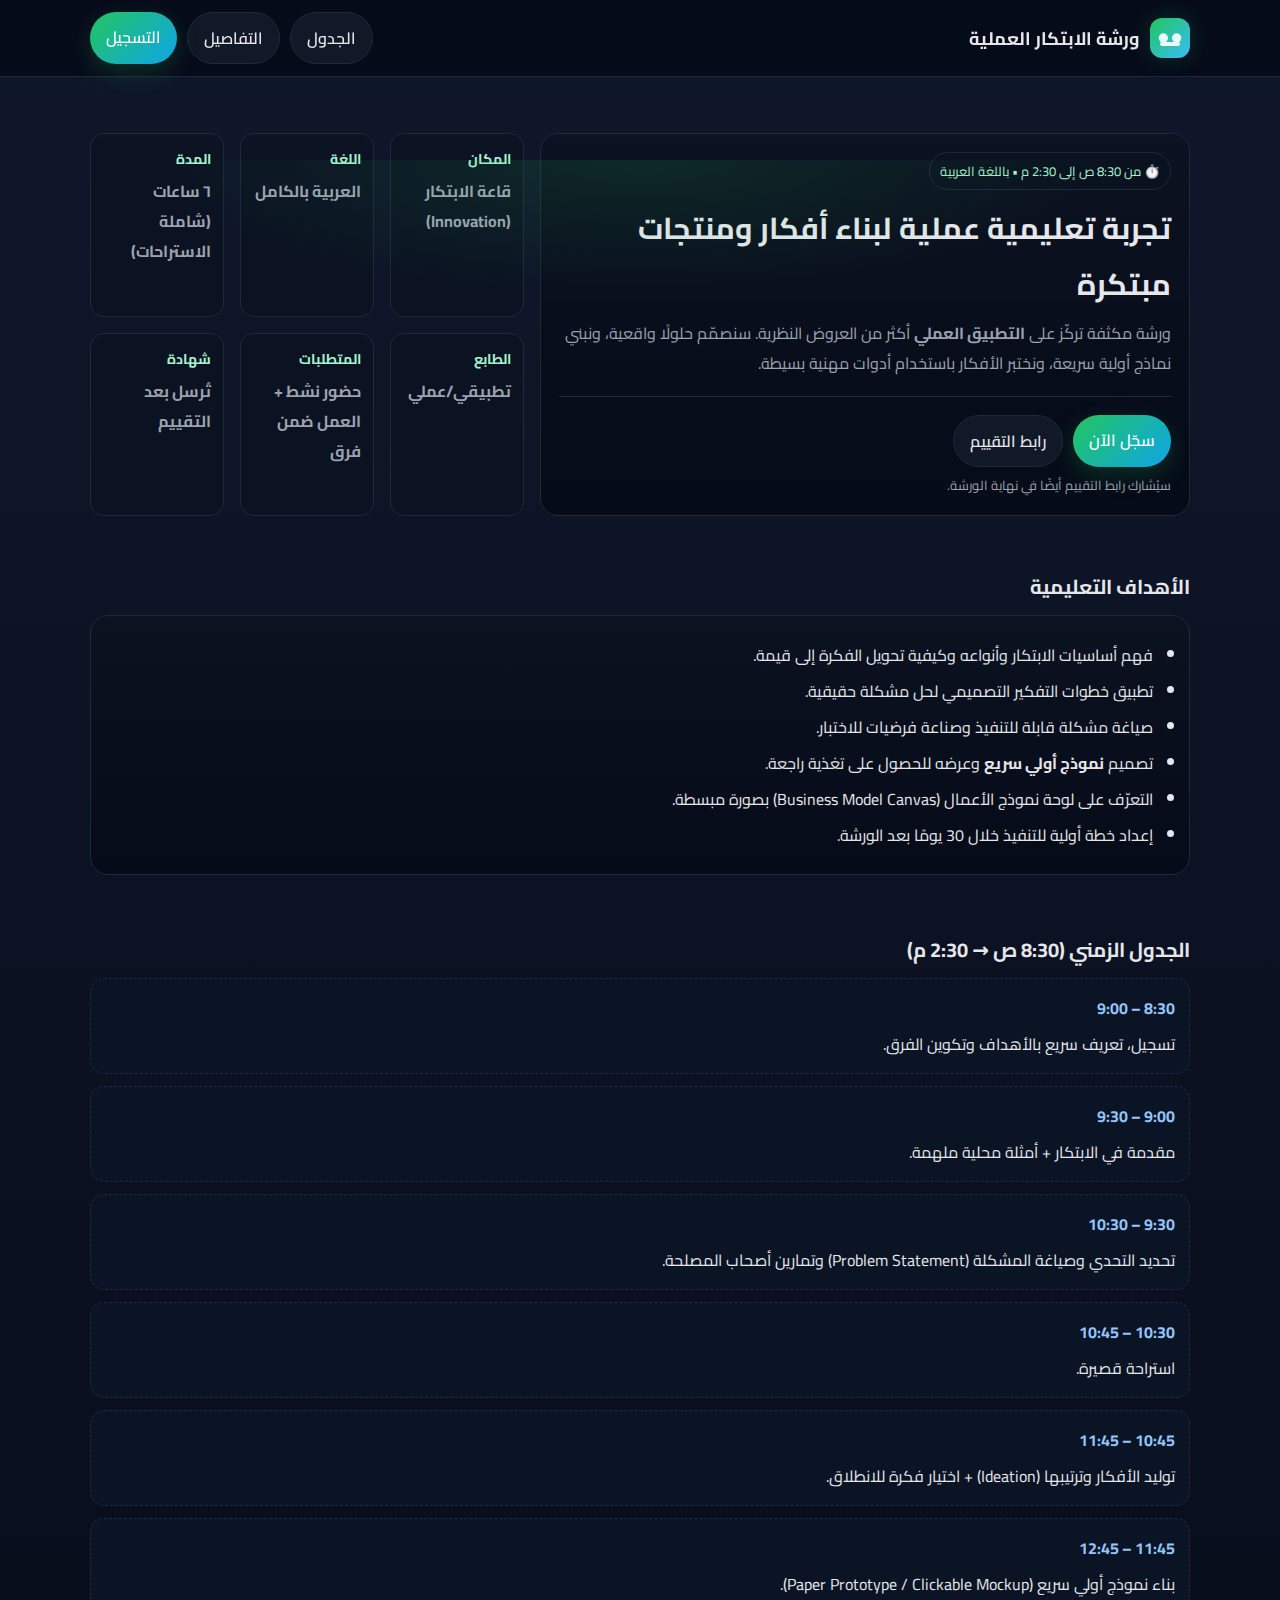
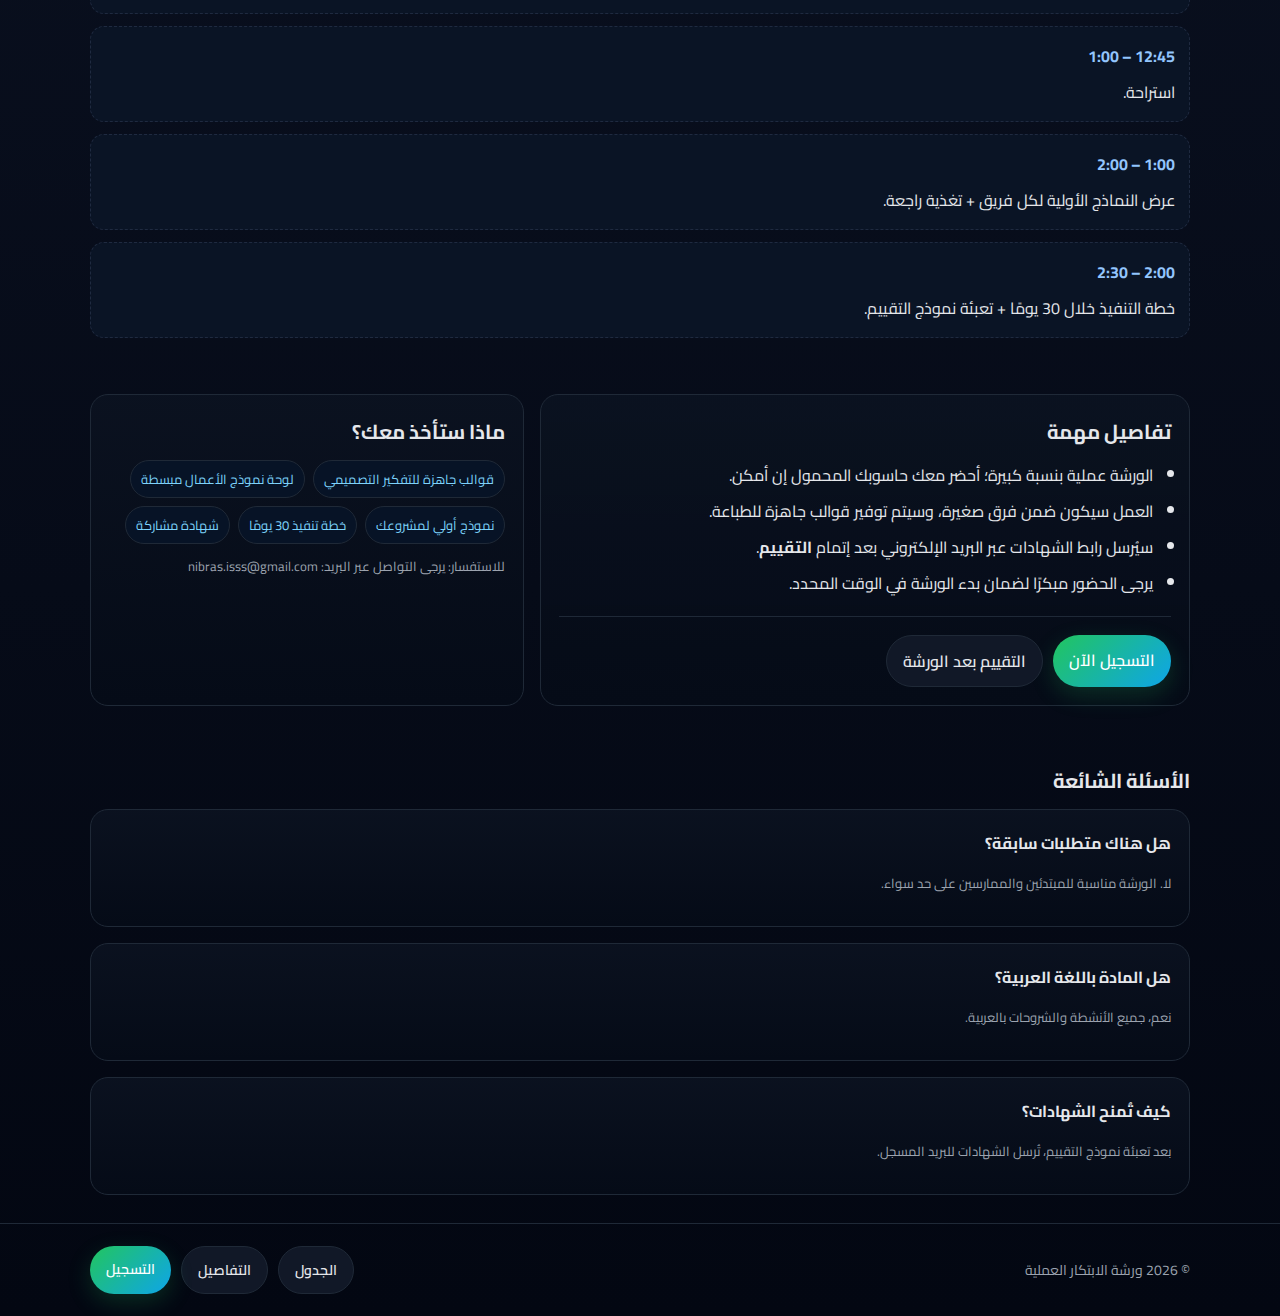
<file: index.html>
<!DOCTYPE html>
<html lang="ar" dir="rtl">
<head>
  <meta charset="UTF-8" />
  <meta name="viewport" content="width=device-width, initial-scale=1" />
  <title>ورشة الابتكار العملية</title>
  <meta name="description" content="موقع تعريفي لورشة الابتكار العملية (من 8:30 صباحًا إلى 2:30 مساءً) باللغة العربية مع روابط التسجيل والتقييم." />
  <link rel="icon" href="assets/logo.svg">
  <link rel="preconnect" href="https://fonts.googleapis.com">
  <link rel="preconnect" href="https://fonts.gstatic.com" crossorigin>
  <link href="https://fonts.googleapis.com/css2?family=Cairo:wght@300;400;600;700&display=swap" rel="stylesheet">
  <link rel="stylesheet" href="styles.css">
</head>
<body>
  <header>
    <div class="container nav">
      <div class="brand">
        <img class="logo" src="assets/logo.svg" alt="Logo" />
        <h1>ورشة الابتكار العملية</h1>
      </div>
      <div class="actions">
        <a class="btn" href="#agenda">الجدول</a>
        <a class="btn" href="#details">التفاصيل</a>
        <a class="btn primary" target="_blank" rel="noopener" href="https://forms.gle/1BxhBo37LjCQyVuE7">التسجيل</a>
      </div>
    </div>
  </header>

  <main>
    <section class="hero">
      <div class="glow"></div>
      <div class="container two">
        <div class="card">
          <span class="pill">⏱️ من 8:30 ص إلى 2:30 م • باللغة العربية</span>
          <h2>تجربة تعليمية عملية لبناء أفكار ومنتجات مبتكرة</h2>
          <p>ورشة مكثفة تركّز على <strong>التطبيق العملي</strong> أكثر من العروض النظرية. سنصمّم حلولًا واقعية، ونبني نماذج أولية سريعة، ونختبر الأفكار باستخدام أدوات مهنية بسيطة.</p>
          <div class="sep"></div>
          <div class="cta-stack">
            <a class="btn primary" target="_blank" rel="noopener" href="https://forms.gle/1BxhBo37LjCQyVuE7">سجّل الآن</a>
            <a class="btn" target="_blank" rel="noopener" href="https://forms.gle/HgovgpfBZRq4WBq68">رابط التقييم</a>
          </div>
          <p class="note">سيُشارك رابط التقييم أيضًا في نهاية الورشة.</p>
        </div>
        <div class="grid cols-3">
          <div class="kpi">
            <h4>المكان</h4>
            <p>قاعة الابتكار (Innovation)</p>
          </div>
          <div class="kpi">
            <h4>اللغة</h4>
            <p>العربية بالكامل</p>
          </div>
          <div class="kpi">
            <h4>المدة</h4>
            <p>٦ ساعات (شاملة الاستراحات)</p>
          </div>
          <div class="kpi">
            <h4>الطابع</h4>
            <p>تطبيقي/عملي</p>
          </div>
          <div class="kpi">
            <h4>المتطلبات</h4>
            <p>حضور نشط + العمل ضمن فرق</p>
          </div>
          <div class="kpi">
            <h4>شهادة</h4>
            <p>تُرسل بعد التقييم</p>
          </div>
        </div>
      </div>
    </section>

    <section id="objectives">
      <div class="container">
        <h3>الأهداف التعليمية</h3>
        <div class="card">
          <ul>
            <li>فهم أساسيات الابتكار وأنواعه وكيفية تحويل الفكرة إلى قيمة.</li>
            <li>تطبيق خطوات التفكير التصميمي لحل مشكلة حقيقية.</li>
            <li>صياغة مشكلة قابلة للتنفيذ وصناعة فرضيات للاختبار.</li>
            <li>تصميم <strong>نموذج أولي سريع</strong> وعرضه للحصول على تغذية راجعة.</li>
            <li>التعرّف على لوحة نموذج الأعمال (Business Model Canvas) بصورة مبسطة.</li>
            <li>إعداد خطة أولية للتنفيذ خلال 30 يومًا بعد الورشة.</li>
          </ul>
        </div>
      </div>
    </section>

    <section id="agenda">
      <div class="container">
        <h3>الجدول الزمني (8:30 ص → 2:30 م)</h3>
        <div class="timeline">
          <div class="slot">
            <strong>8:30 – 9:00</strong>
            <div>تسجيل، تعريف سريع بالأهداف وتكوين الفرق.</div>
          </div>
          <div class="slot">
            <strong>9:00 – 9:30</strong>
            <div>مقدمة في الابتكار + أمثلة محلية ملهمة.</div>
          </div>
          <div class="slot">
            <strong>9:30 – 10:30</strong>
            <div>تحديد التحدي وصياغة المشكلة (Problem Statement) وتمارين أصحاب المصلحة.</div>
          </div>
          <div class="slot">
            <strong>10:30 – 10:45</strong>
            <div>استراحة قصيرة.</div>
          </div>
          <div class="slot">
            <strong>10:45 – 11:45</strong>
            <div>توليد الأفكار وترتيبها (Ideation) + اختيار فكرة للانطلاق.</div>
          </div>
          <div class="slot">
            <strong>11:45 – 12:45</strong>
            <div>بناء نموذج أولي سريع (Paper Prototype / Clickable Mockup).</div>
          </div>
          <div class="slot">
            <strong>12:45 – 1:00</strong>
            <div>استراحة.</div>
          </div>
          <div class="slot">
            <strong>1:00 – 2:00</strong>
            <div>عرض النماذج الأولية لكل فريق + تغذية راجعة.</div>
          </div>
          <div class="slot">
            <strong>2:00 – 2:30</strong>
            <div>خطة التنفيذ خلال 30 يومًا + تعبئة <a target="_blank" rel="noopener" href="https://forms.gle/HgovgpfBZRq4WBq68">نموذج التقييم</a>.</div>
          </div>
        </div>
      </div>
    </section>

    <section id="details">
      <div class="container two">
        <div class="card">
          <h3>تفاصيل مهمة</h3>
          <ul>
            <li>الورشة عملية بنسبة كبيرة؛ أحضر معك حاسوبك المحمول إن أمكن.</li>
            <li>العمل سيكون ضمن فرق صغيرة، وسيتم توفير قوالب جاهزة للطباعة.</li>
            <li>سيُرسل رابط الشهادات عبر البريد الإلكتروني بعد إتمام <strong>التقييم</strong>.</li>
            <li>يرجى الحضور مبكرًا لضمان بدء الورشة في الوقت المحدد.</li>
          </ul>
          <div class="sep"></div>
          <div class="cta-stack">
            <a class="btn primary" target="_blank" rel="noopener" href="https://forms.gle/1BxhBo37LjCQyVuE7">التسجيل الآن</a>
            <a class="btn" target="_blank" rel="noopener" href="https://forms.gle/HgovgpfBZRq4WBq68">التقييم بعد الورشة</a>
          </div>
        </div>
        <div class="card">
          <h3>ماذا ستأخذ معك؟</h3>
          <div class="list-badges">
            <span class="badge">قوالب جاهزة للتفكير التصميمي</span>
            <span class="badge">لوحة نموذج الأعمال مبسطة</span>
            <span class="badge">نموذج أولي لمشروعك</span>
            <span class="badge">خطة تنفيذ 30 يومًا</span>
            <span class="badge">شهادة مشاركة</span>
          </div>
          <p class="note" style="margin-top:10px">للاستفسار: يرجى التواصل عبر البريد: <a href="mailto:nibras.isss@gmail.com">nibras.isss@gmail.com</a></p>
        </div>
      </div>
    </section>

    <section id="faq">
      <div class="container">
        <h3>الأسئلة الشائعة</h3>
        <div class="grid">
          <div class="card">
            <strong>هل هناك متطلبات سابقة؟</strong>
            <p class="note">لا. الورشة مناسبة للمبتدئين والممارسين على حد سواء.</p>
          </div>
          <div class="card">
            <strong>هل المادة باللغة العربية؟</strong>
            <p class="note">نعم، جميع الأنشطة والشروحات بالعربية.</p>
          </div>
          <div class="card">
            <strong>كيف تُمنح الشهادات؟</strong>
            <p class="note">بعد تعبئة <a target="_blank" rel="noopener" href="https://forms.gle/HgovgpfBZRq4WBq68">نموذج التقييم</a>، تُرسل الشهادات للبريد المسجل.</p>
          </div>
        </div>
      </div>
    </section>
  </main>

  <footer class="footer">
    <div class="container footer-inner">
      <span>© <span id="y"></span> ورشة الابتكار العملية</span>
      <div class="footer-actions">
        <a class="btn" href="#agenda">الجدول</a>
        <a class="btn" href="#details">التفاصيل</a>
        <a class="btn primary" target="_blank" rel="noopener" href="https://forms.gle/1BxhBo37LjCQyVuE7">التسجيل</a>
      </div>
    </div>
  </footer>

  <script src="script.js"></script>
</body>
</html>
</file>
<file: styles.css>
:root{
  --bg:#0f172a;
  --card:#0b1220ee;
  --text:#e5e7eb;
  --muted:#9ca3af;
  --brand:#22c55e;
  --accent:#38bdf8;
  --border:#1f2937;
}
*{box-sizing:border-box}
html,body{margin:0;padding:0;background:linear-gradient(180deg,var(--bg),#030712);color:var(--text);font-family:'Cairo',system-ui,Segoe UI,Roboto,Arial,sans-serif}
a{color:inherit;text-decoration:none}
.container{width:min(1100px,92%);margin-inline:auto}
header{position:sticky;top:0;z-index:40;background:rgba(3,7,18,.7);backdrop-filter:blur(8px);border-bottom:1px solid var(--border)}
.nav{display:flex;align-items:center;justify-content:space-between;padding:12px 0}
.brand{display:flex;align-items:center;gap:10px}
.logo{width:40px;height:40px;border-radius:12px;box-shadow:0 0 24px #22c55e33}
.brand h1{font-size:18px;margin:0;font-weight:700}
.actions{display:flex;gap:10px;flex-wrap:wrap}
.btn{padding:10px 16px;border-radius:999px;border:1px solid var(--border);background:#111827;color:var(--text);font-weight:600}
.btn:hover{border-color:#334155}
.btn.primary{background:linear-gradient(135deg,var(--brand),#0ea5e9);border:none;color:white;box-shadow:0 8px 24px #22c55e33}
.btn.primary:hover{filter:brightness(1.05)}
.hero{padding:56px 0 24px;position:relative;overflow:hidden}
.glow{position:absolute;inset:auto -10% 0 -10%;height:380px;background:radial-gradient(800px 220px at 50% 0%,#22c55e22,transparent 60%)}
.hero h2{font-size:30px;margin:10px 0 6px}
.hero p{margin:6px 0 0;color:var(--muted)}
.grid{display:grid;gap:16px}
@media(min-width:900px){.grid.cols-3{grid-template-columns:repeat(3,1fr)}}
.card{background:linear-gradient(180deg,var(--card),#050b17);border:1px solid var(--border);border-radius:18px;padding:18px}
.pill{display:inline-flex;align-items:center;gap:8px;padding:6px 10px;border:1px solid #1f2937;border-radius:999px;background:#0b1220aa;font-size:13px;color:#a7f3d0}
.kpi{background:#0b1220aa;border:1px solid var(--border);border-radius:14px;padding:12px}
.kpi h4{margin:0 0 4px;font-size:14px;color:#a7f3d0}
.kpi p{margin:0;font-weight:700}
section{padding:28px 0}
h3{margin:0 0 10px;font-size:20px}
ul{margin:0;padding:0 18px}
li{margin:6px 0}
.timeline{display:grid;gap:12px}
.slot{display:grid;gap:6px;border:1px dashed #1f2a40;background:#0a1425;border-radius:14px;padding:14px}
.slot strong{color:#93c5fd}
.footer{border-top:1px solid var(--border);padding:22px 0;color:var(--muted);font-size:14px}
.two{display:grid;gap:16px}
@media(min-width:900px){.two{grid-template-columns:1.2fr .8fr}}
.list-badges{display:flex;flex-wrap:wrap;gap:8px}
.badge{padding:6px 10px;border-radius:999px;background:#071326;border:1px solid var(--border);font-size:13px;color:#7dd3fc}
.note{font-size:13px;color:#9ca3af}
.cta-stack{display:flex;gap:10px;flex-wrap:wrap}
.sep{height:1px;background:var(--border);margin:18px 0}
.footer-inner{display:flex;justify-content:space-between;gap:12px;flex-wrap:wrap;align-items:center}
.footer-actions{display:flex;gap:10px}
</file>
